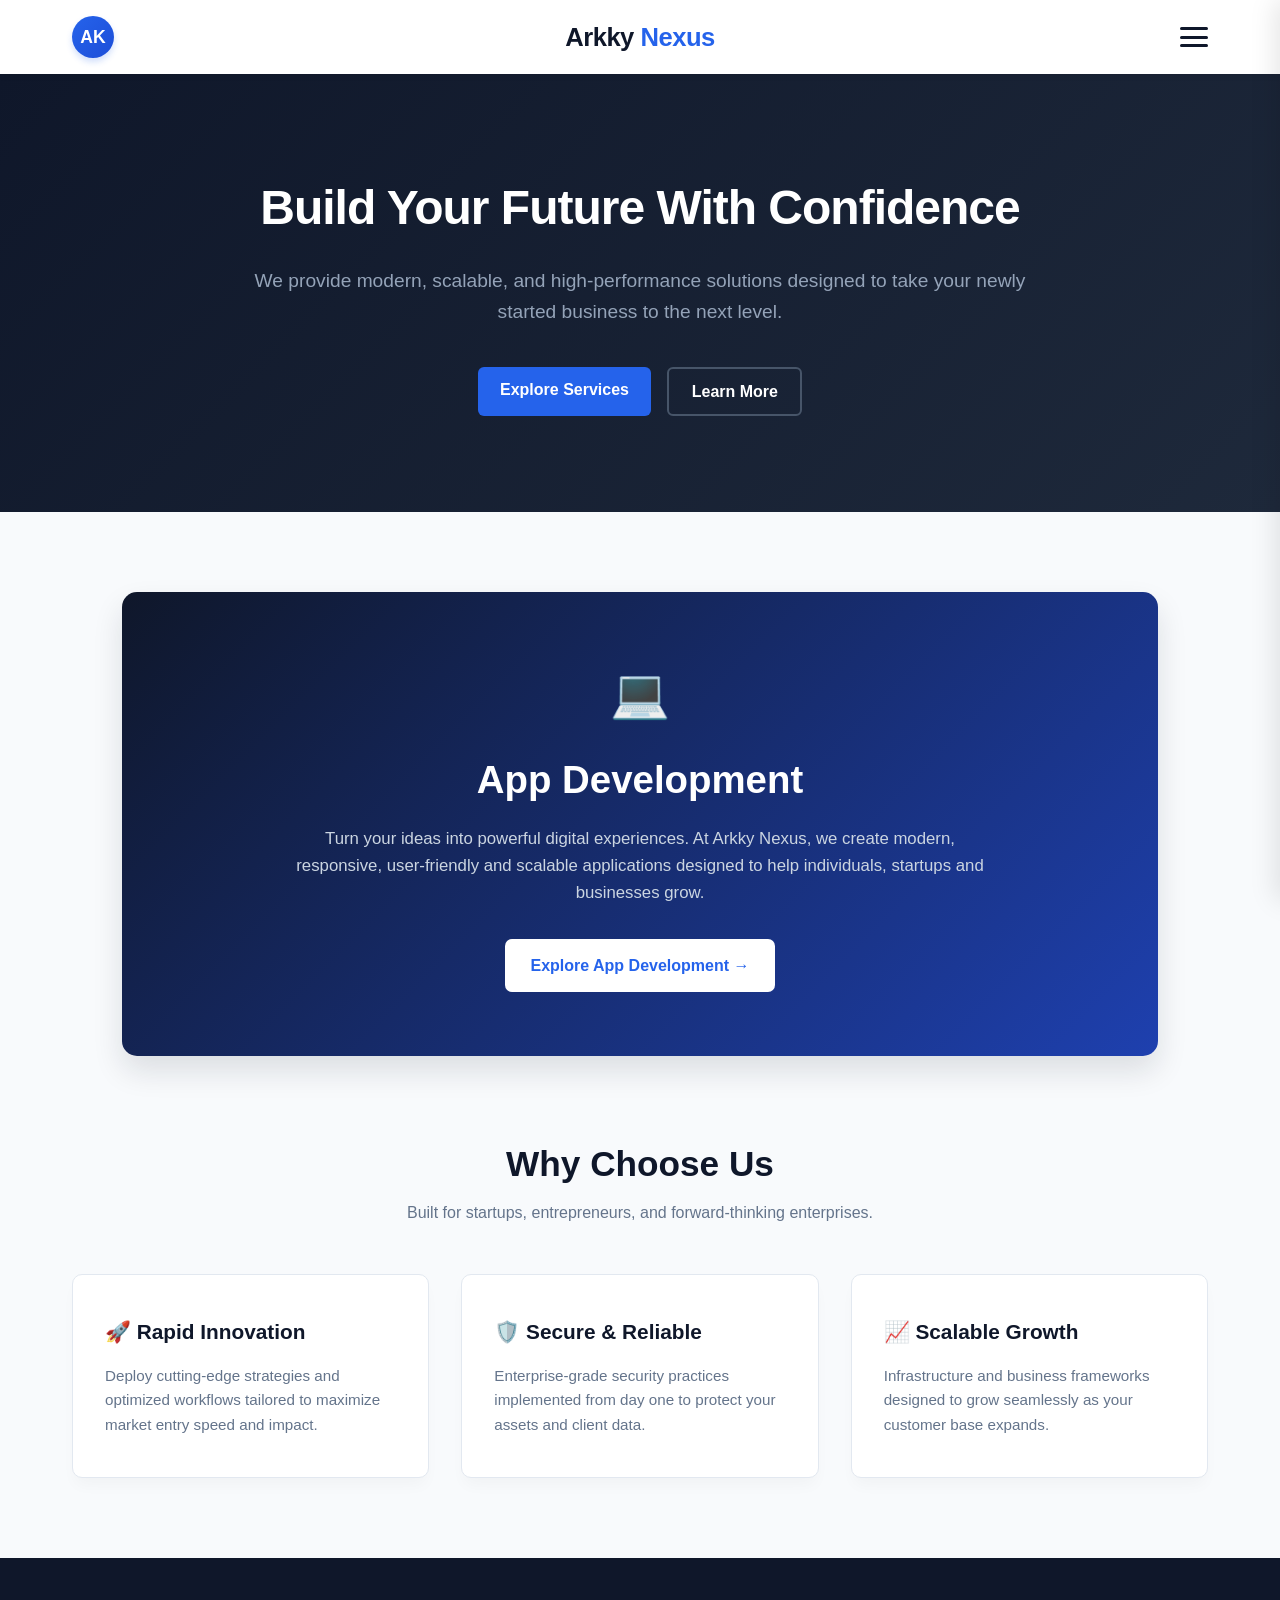
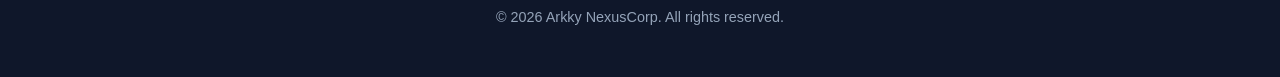
<file: index.html>
<!DOCTYPE html>
<html lang="en">
<head>
    <meta charset="UTF-8">
    <meta name="viewport" content="width=device-width, initial-scale=1.0">
    <title>Arkky — Elevate Your Business</title>
    <style>
        :root {
            --primary: #2563eb;
            --primary-dark: #1d4ed8;
            --accent: #0f172a;
            --text-main: #334155;
            --text-light: #64748b;
            --bg-light: #f8fafc;
            --white: #ffffff;
            --transition: all 0.3s ease;
        }

        * {
            margin: 0;
            padding: 0;
            box-sizing: border-box;
            font-family: 'Segoe UI', Roboto, Helvetica, Arial, sans-serif;
        }

        body {
            color: var(--text-main);
            background-color: var(--bg-light);
            line-height: 1.6;
            overflow-x: hidden;
        }

        /* Navigation Bar */
        header {
            background-color: var(--white);
            box-shadow: 0 4px 6px -1px rgba(0, 0, 0, 0.05);
            position: sticky;
            top: 0;
            z-index: 1000;
        }

        .nav-container {
            max-width: 1200px;
            margin: 0 auto;
            display: flex;
            justify-content: space-between;
            align-items: center;
            padding: 1rem 2rem;
            position: relative;
        }

        /* Top Left: Circular Logo Container */
        .logo-container {
            display: flex;
            align-items: center;
            gap: 0.75rem;
            text-decoration: none;
        }

        .logo-circle {
            width: 42px;
            height: 42px;
            background: linear-gradient(135deg, var(--primary), var(--primary-dark));
            border-radius: 50%;
            display: flex;
            align-items: center;
            justify-content: center;
            color: var(--white);
            font-weight: 700;
            font-size: 1.1rem;
            box-shadow: 0 4px 6px rgba(37, 99, 235, 0.2);
        }

        /* Middle: Arkky Branding */
        .brand-title {
            position: absolute;
            left: 50%;
            transform: translateX(-50%);
            font-size: 1.6rem;
            font-weight: 800;
            color: var(--accent);
            text-decoration: none;
            letter-spacing: -0.5px;
        }

        .brand-title span {
            color: var(--primary);
        }

        /* Top Right: 3-Line Menu Toggle */
        .menu-toggle {
            display: flex;
            flex-direction: column;
            justify-content: space-between;
            width: 28px;
            height: 20px;
            background: transparent;
            border: none;
            cursor: pointer;
            z-index: 1002;
        }

        .menu-toggle span {
            display: block;
            width: 100%;
            height: 3px;
            background-color: var(--accent);
            border-radius: 3px;
            transition: var(--transition);
        }

        /* Slide-Out Drawer Panel */
        .slide-drawer {
            position: fixed;
            top: 0;
            right: -300px;
            width: 300px;
            height: 100%;
            background-color: var(--white);
            box-shadow: -5px 0 25px rgba(0, 0, 0, 0.1);
            z-index: 1003;
            display: flex;
            flex-direction: column;
            padding: 2.5rem 2rem;
            transition: right 0.35s cubic-bezier(0.4, 0, 0.2, 1);
        }

        .slide-drawer.active {
            right: 0;
        }

        .drawer-header {
            display: flex;
            justify-content: space-between;
            align-items: center;
            margin-bottom: 2.5rem;
            border-bottom: 1px solid #e2e8f0;
            padding-bottom: 1rem;
        }

        .drawer-header h3 {
            color: var(--accent);
            font-size: 1.2rem;
        }

        .close-btn {
            background: none;
            border: none;
            font-size: 1.8rem;
            color: var(--text-light);
            cursor: pointer;
            transition: var(--transition);
        }

        .close-btn:hover {
            color: var(--accent);
        }

        .drawer-links {
            list-style: none;
            display: flex;
            flex-direction: column;
            gap: 1.2rem;
        }

        .drawer-links a {
            text-decoration: none;
            color: var(--text-main);
            font-weight: 600;
            font-size: 1.1rem;
            transition: var(--transition);
            display: block;
            padding: 0.4rem 0;
        }

        .drawer-links a:hover, .drawer-links a.active {
            color: var(--primary);
            transform: translateX(5px);
        }

        /* Overlay Background when menu is open */
        .drawer-overlay {
            position: fixed;
            top: 0;
            left: 0;
            width: 100%;
            height: 100%;
            background-color: rgba(15, 23, 42, 0.5);
            backdrop-filter: blur(3px);
            z-index: 1001;
            opacity: 0;
            visibility: hidden;
            transition: var(--transition);
        }

        .drawer-overlay.active {
            opacity: 1;
            visibility: visible;
        }

        /* Hero Section */
        .hero {
            background: linear-gradient(135deg, #0f172a 0%, #1e293b 100%);
            color: var(--white);
            padding: 6rem 2rem;
            text-align: center;
        }

        .hero-content {
            max-width: 800px;
            margin: 0 auto;
        }

        .hero h1 {
            font-size: clamp(2rem, 5vw, 3rem);
            font-weight: 800;
            margin-bottom: 1.2rem;
            letter-spacing: -1px;
        }

        .hero p {
            font-size: clamp(1rem, 2vw, 1.2rem);
            color: #94a3b8;
            margin-bottom: 2.5rem;
        }

        .hero-buttons {
            display: flex;
            justify-content: center;
            gap: 1rem;
            flex-wrap: wrap;
        }

        .btn-primary {
            background-color: var(--primary);
            color: var(--white);
            padding: 0.6rem 1.4rem;
            border-radius: 6px;
            text-decoration: none;
            font-weight: 600;
            transition: var(--transition);
            display: inline-block;
        }

        .btn-primary:hover {
            background-color: var(--primary-dark);
            transform: translateY(-1px);
        }

        .btn-secondary {
            background-color: transparent;
            color: var(--white);
            border: 2px solid #475569;
            padding: 0.6rem 1.4rem;
            border-radius: 6px;
            text-decoration: none;
            font-weight: 600;
            transition: var(--transition);
        }

        .btn-secondary:hover {
            border-color: var(--white);
            background-color: rgba(255, 255, 255, 0.05);
        }

        /* Features Section */
        .features {
            max-width: 1200px;
            margin: 5rem auto;
            padding: 0 2rem;
        }

        .section-title {
            text-align: center;
            margin-bottom: 3rem;
        }

        .section-title h2 {
            font-size: clamp(1.8rem, 4vw, 2.2rem);
            color: var(--accent);
            margin-bottom: 0.5rem;
        }

        .section-title p {
            color: var(--text-light);
        }

        .features-grid {
            display: grid;
            grid-template-columns: repeat(auto-fit, minmax(280px, 1fr));
            gap: 2rem;
        }

        .feature-card {
            background: var(--white);
            padding: 2.5rem 2rem;
            border-radius: 10px;
            box-shadow: 0 10px 15px -3px rgba(0, 0, 0, 0.03);
            transition: var(--transition);
            border: 1px solid #e2e8f0;
        }

        .feature-card:hover {
            transform: translateY(-5px);
            box-shadow: 0 20px 25px -5px rgba(0, 0, 0, 0.08);
        }

        .feature-card h3 {
            font-size: 1.3rem;
            color: var(--accent);
            margin-bottom: 1rem;
        }

        .feature-card p {
            color: var(--text-light);
            font-size: 0.95rem;
        }

        /* Footer */
        footer {
            background-color: var(--accent);
            color: #94a3b8;
            text-align: center;
            padding: 3rem 2rem;
            margin-top: 5rem;
        }

        footer p {
            font-size: 0.9rem;
        }

        /* Media adjustments for smaller screens */
        @media (max-width: 576px) {
            .brand-title {
                font-size: 1.3rem;
            }
            .nav-container {
                padding: 0.8rem 1rem;
            }
        }
		
/* App Development Introduction */
.app-development {
    max-width: 1100px;
    margin: 5rem auto;
    padding: 0 2rem;
}

.app-dev-content {
    background: linear-gradient(135deg, #0f172a, #1e40af);
    color: white;
    padding: 4rem 2rem;
    border-radius: 15px;
    text-align: center;
    box-shadow: 0 15px 30px rgba(15, 23, 42, 0.12);
}

.app-dev-icon {
    font-size: 3rem;
    margin-bottom: 1rem;
}

.app-dev-content h2 {
    font-size: clamp(1.8rem, 4vw, 2.4rem);
    margin-bottom: 1rem;
}

.app-dev-content p {
    max-width: 700px;
    margin: 0 auto 2rem;
    color: #cbd5e1;
    font-size: 1.05rem;
}

.btn-app {
    display: inline-block;
    background: #ffffff;
    color: #2563eb;
    padding: 0.85rem 1.6rem;
    border-radius: 7px;
    text-decoration: none;
    font-weight: 700;
    transition: all 0.3s ease;
}

.btn-app:hover {
    background: #dbeafe;
    transform: translateY(-3px);
}

    </style>
</head>
<body>

    <!-- Header & Navigation -->
    <header>
        <div class="nav-container">
            <!-- Top Left: Circle Logo Space -->
            <a href="index.html" class="logo-container">
                <div class="logo-circle">AK</div>
            </a>
            
            <!-- Middle: Brand Name Arkky -->
            <a href="index.html" class="brand-title">Arkky <span>Nexus</span></a>

            <!-- Top Right: 3-Line Hamburger Menu Toggle -->
            <button class="menu-toggle" id="menu-btn" aria-label="Open Navigation Menu">
                <span></span>
                <span></span>
                <span></span>
            </button>
        </div>
    </header>

    <!-- Slide-Out Drawer Navigation Panel -->
    <div class="drawer-overlay" id="drawer-overlay"></div>
    <nav class="slide-drawer" id="slide-drawer">
        <div class="drawer-header">
            <h3>Menu</h3>
            <button class="close-btn" id="close-btn" aria-label="Close Navigation Menu">&times;</button>
        </div>
        <ul class="drawer-links">
            <li><a href="index.html" class="active">Home</a></li>
            <li><a href="about.html">About Us</a></li>
            <li><a href="services.html">Services</a></li>
            <li><a href="contact.html">Contact Us</a></li>
            <li><a href="enquiry.html">Enquiry</a></li>
            <li><a href="privacy.html">Privacy Policy</a></li>
        </ul>
    </nav>

    <!-- Hero Section -->
    <section class="hero">
        <div class="hero-content">
            <h1>Build Your Future With Confidence</h1>
            <p>We provide modern, scalable, and high-performance solutions designed to take your newly started business to the next level.</p>
            <div class="hero-buttons">
                <a href="services.html" class="btn-primary">Explore Services</a>
                <a href="about.html" class="btn-secondary">Learn More</a>
            </div>
        </div>
    </section>
	
<!-- App Development Introduction Section -->
<section class="app-development">
    <div class="app-dev-content">
        <div class="app-dev-icon">💻</div>

        <h2>App Development</h2>

        <p>
            Turn your ideas into powerful digital experiences.
            At Arkky Nexus, we create modern, responsive,
            user-friendly and scalable applications designed
            to help individuals, startups and businesses grow.
        </p>

        <a href="app-development.html" class="btn-app">
            Explore App Development →
        </a>
    </div>
</section>


    <!-- Features Section -->
    <section class="features">
        <div class="section-title">
            <h2>Why Choose Us</h2>
            <p>Built for startups, entrepreneurs, and forward-thinking enterprises.</p>
        </div>
        <div class="features-grid">
            <div class="feature-card">
                <h3>🚀 Rapid Innovation</h3>
                <p>Deploy cutting-edge strategies and optimized workflows tailored to maximize market entry speed and impact.</p>
            </div>
            <div class="feature-card">
                <h3>🛡️ Secure & Reliable</h3>
                <p>Enterprise-grade security practices implemented from day one to protect your assets and client data.</p>
            </div>
            <div class="feature-card">
                <h3>📈 Scalable Growth</h3>
                <p>Infrastructure and business frameworks designed to grow seamlessly as your customer base expands.</p>
            </div>
        </div>
    </section>

    <!-- Footer -->
    <footer>
        <p>&copy; 2026 Arkky NexusCorp. All rights reserved.</p>
    </footer>

    <!-- JavaScript to Control Slide Drawer Open/Close Actions -->
    <script>
        const menuBtn = document.getElementById('menu-btn');
        const closeBtn = document.getElementById('close-btn');
        const slideDrawer = document.getElementById('slide-drawer');
        const drawerOverlay = document.getElementById('drawer-overlay');

        function toggleMenu() {
            slideDrawer.classList.toggle('active');
            drawerOverlay.classList.toggle('active');
        }

        menuBtn.addEventListener('click', toggleMenu);
        closeBtn.addEventListener('click', toggleMenu);
        drawerOverlay.addEventListener('click', toggleMenu);
    </script>
</body>
</html>
</file>
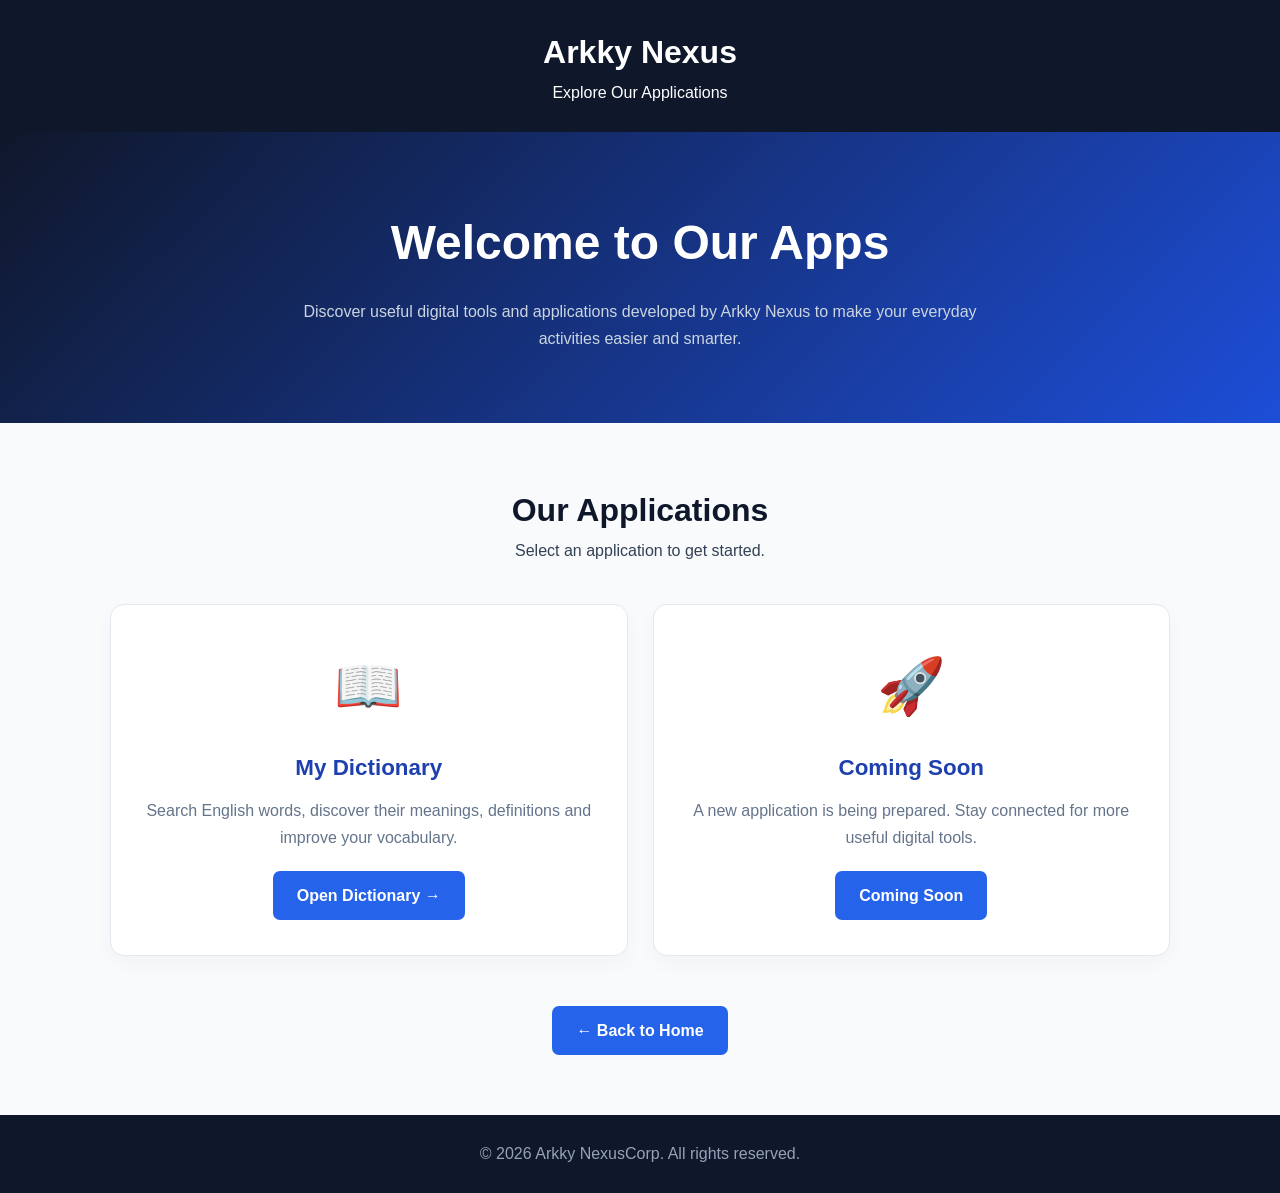
<file: app-development.html>
<!DOCTYPE html>
<html lang="en">
<head>
    <meta charset="UTF-8">
    <meta name="viewport" content="width=device-width, initial-scale=1.0">

    <title>Apps | Arkky Nexora</title>

    <style>
        * {
            margin: 0;
            padding: 0;
            box-sizing: border-box;
            font-family: 'Segoe UI', Arial, sans-serif;
        }

        body {
            background: #f8fafc;
            color: #334155;
            line-height: 1.7;
        }

        header {
            background: #0f172a;
            color: white;
            padding: 25px 20px;
            text-align: center;
        }

        header h1 {
            font-size: 2rem;
        }

        .hero {
            background: linear-gradient(135deg, #0f172a, #1d4ed8);
            color: white;
            text-align: center;
            padding: 70px 20px;
        }

        .hero h2 {
            font-size: clamp(2rem, 5vw, 3rem);
            margin-bottom: 15px;
        }

        .hero p {
            max-width: 700px;
            margin: auto;
            color: #cbd5e1;
        }

        .container {
            max-width: 1100px;
            margin: 60px auto;
            padding: 0 20px;
        }

        .section-title {
            text-align: center;
            margin-bottom: 40px;
        }

        .section-title h2 {
            color: #0f172a;
            font-size: 2rem;
        }

        .apps-grid {
            display: grid;
            grid-template-columns:
                repeat(auto-fit, minmax(260px, 1fr));
            gap: 25px;
        }

        .app-card {
            background: white;
            padding: 35px 25px;
            border-radius: 14px;
            border: 1px solid #e2e8f0;
            text-align: center;
            box-shadow: 0 8px 20px #00000008;
            transition: 0.3s;
        }

        .app-card:hover {
            transform: translateY(-7px);
            box-shadow: 0 15px 30px #00000012;
        }

        .app-icon {
            font-size: 55px;
            margin-bottom: 15px;
        }

        .app-card h3 {
            color: #1e40af;
            font-size: 1.4rem;
            margin-bottom: 10px;
        }

        .app-card p {
            color: #64748b;
            margin-bottom: 20px;
        }

        .btn {
            display: inline-block;
            background: #2563eb;
            color: white;
            padding: 11px 24px;
            text-decoration: none;
            border-radius: 7px;
            font-weight: 600;
            transition: 0.3s;
        }

        .btn:hover {
            background: #1d4ed8;
        }

        .back {
            text-align: center;
            margin: 50px 0;
        }

        footer {
            background: #0f172a;
            color: #94a3b8;
            text-align: center;
            padding: 25px;
        }
    </style>
</head>

<body>

<header>
    <h1>Arkky Nexus</h1>
    <p>Explore Our Applications</p>
</header>

<section class="hero">
    <h2>Welcome to Our Apps</h2>

    <p>
        Discover useful digital tools and applications
        developed by Arkky Nexus to make your everyday
        activities easier and smarter.
    </p>
</section>

<main class="container">

    <div class="section-title">
        <h2>Our Applications</h2>
        <p>Select an application to get started.</p>
    </div>

    <div class="apps-grid">

        <!-- App 1: Dictionary -->
        <div class="app-card">

            <div class="app-icon">📖</div>

            <h3>My Dictionary</h3>

            <p>
                Search English words, discover their meanings,
                definitions and improve your vocabulary.
            </p>

<a href="https://arkkyban01.github.io/Arkky-Nexora-Corp/English-Khasi%20Dictionary/" class="btn">
    Open Dictionary →
</a> 
        </div>

        <!-- App 2 -->
        <div class="app-card">

            <div class="app-icon">🚀</div>

            <h3>Coming Soon</h3>

            <p>
                A new application is being prepared.
                Stay connected for more useful digital tools.
            </p>

            <a href="#" class="btn"
               onclick="alert('This application is coming soon!'); return false;">
                Coming Soon
            </a>

        </div>

    </div>

    <div class="back">
        <a href="index.html" class="btn">
            ← Back to Home
        </a>
    </div>

</main>

<footer>
    <p>© 2026 Arkky NexusCorp. All rights reserved.</p>
</footer>

</body>
</html>
</file>
